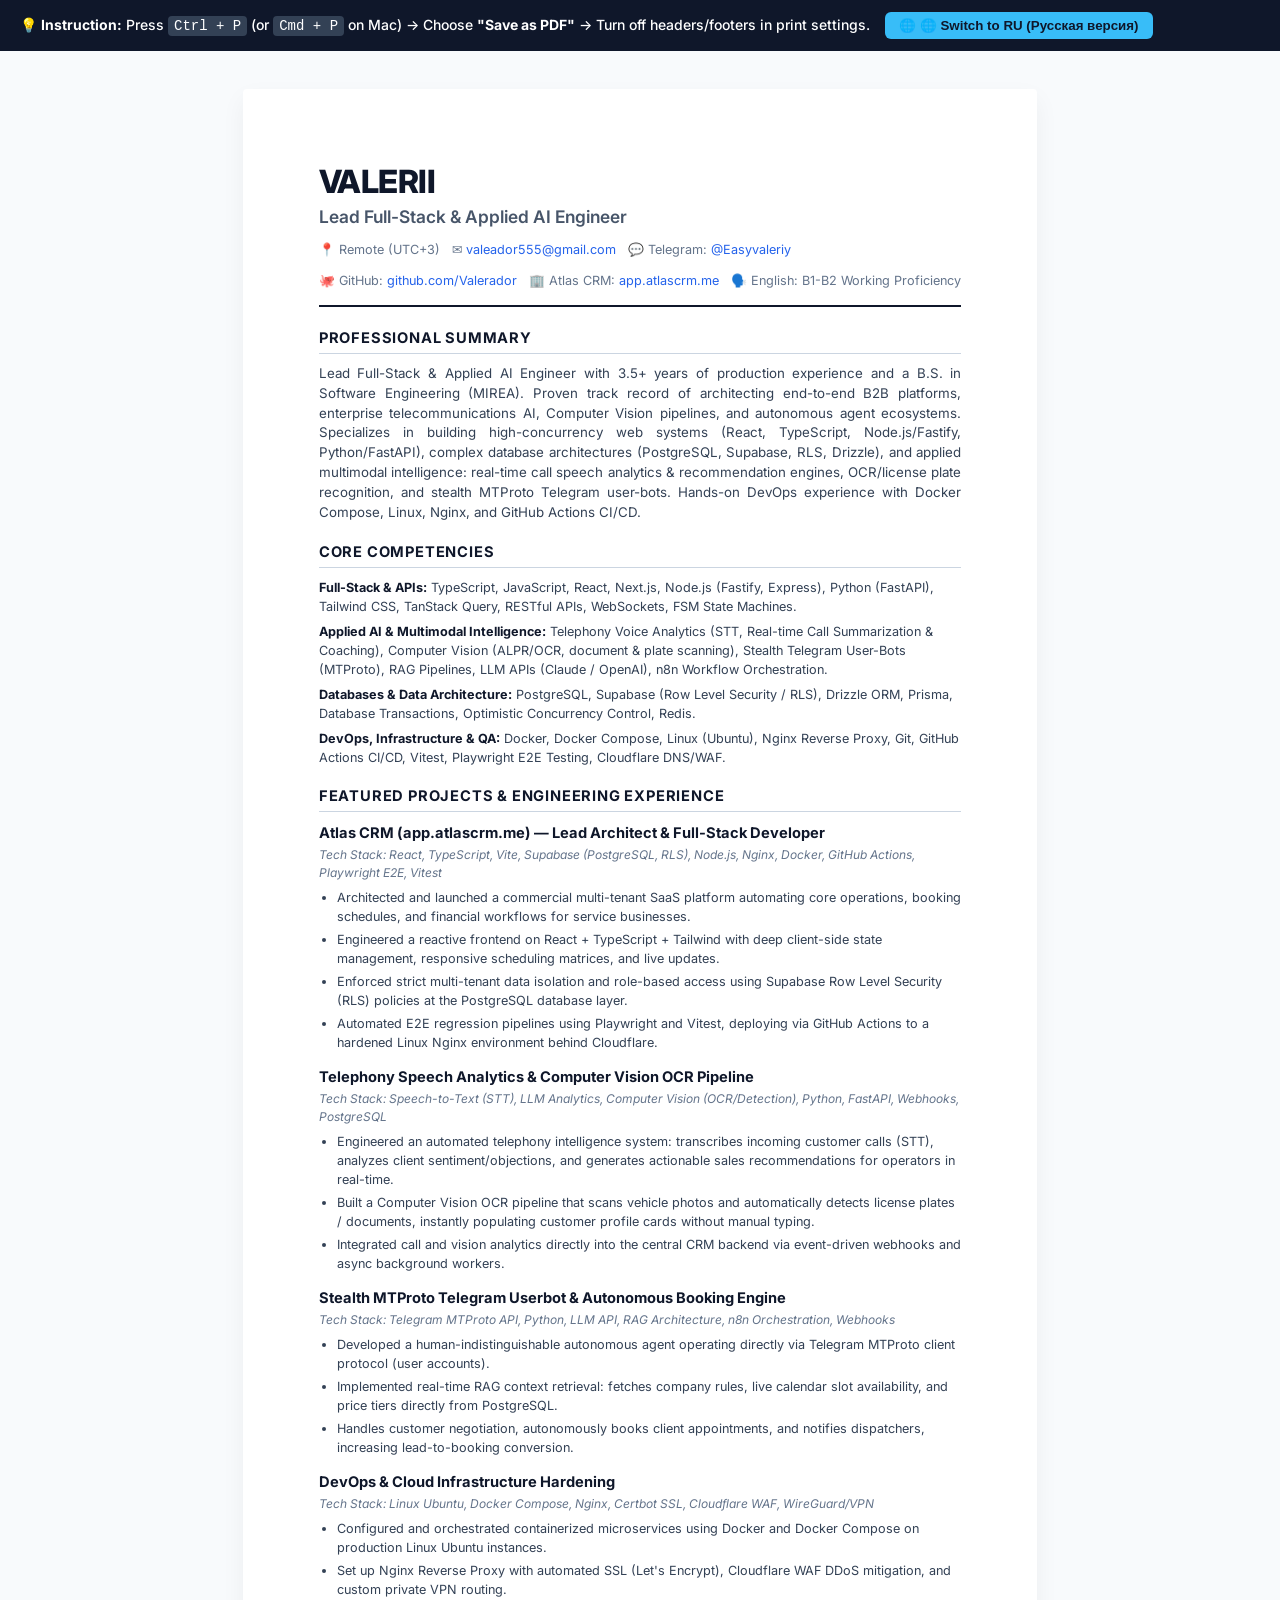
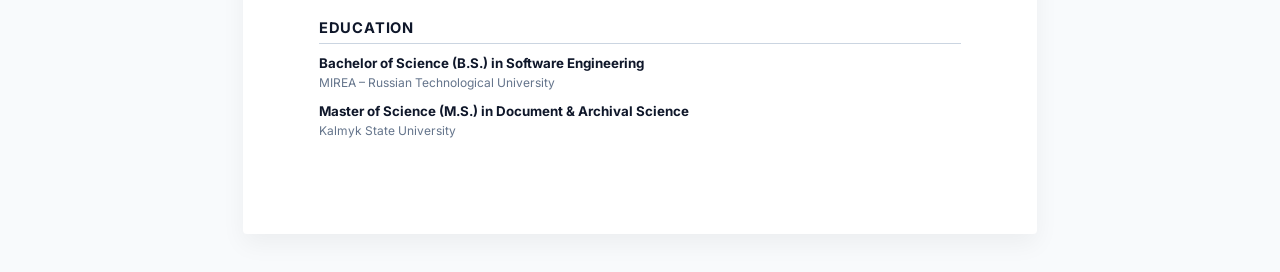
<file: resume_printable.html>
<!DOCTYPE html>
<html lang="en">
<head>
    <meta charset="UTF-8">
    <meta name="viewport" content="width=device-width, initial-scale=1.0">
    <title>Valerii - AI Solutions & Full-Stack Engineer CV</title>
    <!-- Google Fonts -->
    <link rel="preconnect" href="https://fonts.googleapis.com">
    <link rel="preconnect" href="https://fonts.gstatic.com" crossorigin>
    <link href="https://fonts.googleapis.com/css2?family=Inter:wght@400;500;600;700;800&display=swap" rel="stylesheet">
    <style>
        /* Base Styles for Screen & Print */
        * {
            box-sizing: border-box;
            margin: 0;
            padding: 0;
        }

        body {
            font-family: 'Inter', system-ui, -apple-system, sans-serif;
            color: #1E293B;
            background-color: #F8FAFC;
            line-height: 1.5;
            font-size: 10.5pt;
        }

        /* Printable Sheet Simulation on Screen */
        .page {
            width: 210mm;
            min-height: 297mm;
            padding: 20mm;
            margin: 10mm auto;
            background: #FFFFFF;
            box-shadow: 0 10px 25px rgba(0, 0, 0, 0.05);
            border-radius: 4px;
        }

        /* Header Section */
        .header {
            margin-bottom: 20px;
            border-bottom: 2px solid #0F172A;
            padding-bottom: 15px;
        }

        .name {
            font-size: 24pt;
            font-weight: 800;
            color: #0F172A;
            letter-spacing: -0.5px;
            line-height: 1.1;
        }

        .role {
            font-size: 13pt;
            font-weight: 600;
            color: #475569;
            margin-top: 4px;
        }

        .contact-bar {
            display: flex;
            flex-wrap: wrap;
            gap: 12px;
            font-size: 9.5pt;
            color: #64748B;
            margin-top: 10px;
        }

        .contact-item {
            display: flex;
            align-items: center;
            gap: 4px;
        }

        .contact-item a {
            color: #2563EB;
            text-decoration: none;
        }

        .contact-item a:hover {
            text-decoration: underline;
        }

        /* Sections */
        .section {
            margin-bottom: 18px;
        }

        .section-title {
            font-size: 11pt;
            font-weight: 700;
            text-transform: uppercase;
            letter-spacing: 0.8px;
            color: #0F172A;
            border-bottom: 1.5px solid #CBD5E1;
            padding-bottom: 4px;
            margin-bottom: 10px;
        }

        .summary-text {
            color: #334155;
            font-size: 10pt;
            text-align: justify;
        }

        /* Skills Grid */
        .skills-list {
            list-style: none;
            display: flex;
            flex-direction: column;
            gap: 6px;
        }

        .skills-list li {
            font-size: 9.5pt;
            color: #334155;
        }

        .skills-list strong {
            color: #0F172A;
        }

        /* Projects & Experience */
        .project-item {
            margin-bottom: 14px;
        }

        .project-header {
            display: flex;
            justify-content: space-between;
            align-items: baseline;
        }

        .project-title {
            font-size: 11pt;
            font-weight: 700;
            color: #0F172A;
        }

        .project-tech {
            font-size: 9pt;
            color: #64748B;
            font-style: italic;
            margin-top: 2px;
        }

        .project-bullets {
            margin-top: 6px;
            padding-left: 18px;
            color: #334155;
            font-size: 9.5pt;
        }

        .project-bullets li {
            margin-bottom: 4px;
        }

        /* Education */
        .edu-item {
            margin-bottom: 10px;
        }

        .edu-title {
            font-weight: 700;
            color: #0F172A;
            font-size: 10pt;
        }

        .edu-sub {
            color: #64748B;
            font-size: 9pt;
        }

        /* Print Specific Setup */
        @media print {
            body {
                background: none;
            }
            .page {
                width: 100%;
                margin: 0;
                padding: 12mm 15mm;
                box-shadow: none;
                border-radius: 0;
            }
            .no-print {
                display: none !important;
            }
        }
    </style>
</head>
<body>

    <!-- Printable Instructions & Language Bar (hidden when printing) -->
    <div class="no-print" style="background: #0F172A; color: #FFFFFF; padding: 12px 20px; display: flex; align-items: center; justify-between: space-between; gap: 15px; font-size: 14px; font-weight: 500;">
        <div id="print-instruction">
            💡 <strong>Instruction:</strong> Press <kbd style="background: #334155; padding: 2px 6px; border-radius: 4px;">Ctrl + P</kbd> (or <kbd style="background: #334155; padding: 2px 6px; border-radius: 4px;">Cmd + P</kbd> on Mac) → Choose <strong>"Save as PDF"</strong> → Turn off headers/footers in print settings.
        </div>
        <button onclick="toggleCvLanguage()" style="background: #38BDF8; color: #0F172A; border: none; padding: 6px 14px; border-radius: 6px; font-weight: 700; cursor: pointer; white-space: nowrap; transition: opacity 0.2s;">
            🌐 <span id="cv-lang-btn-text">Language: EN (Switch to RU)</span>
        </button>
    </div>

    <div class="page">
        <!-- HEADER -->
        <header class="header">
            <h1 class="name" id="cv-name">VALERII</h1>
            <div class="role" id="cv-role">Lead Full-Stack & Applied AI Engineer</div>
            <div class="contact-bar">
                <span class="contact-item" id="cv-location">📍 Remote (UTC+3)</span>
                <span class="contact-item">✉️ <a href="mailto:valeador555@gmail.com">valeador555@gmail.com</a></span>
                <span class="contact-item">💬 Telegram: <a href="https://t.me/Easyvaleriy" target="_blank">@Easyvaleriy</a></span>
                <span class="contact-item">🐙 GitHub: <a href="https://github.com/Valerador" target="_blank">github.com/Valerador</a></span>
                <span class="contact-item">🏢 Atlas CRM: <a href="https://app.atlascrm.me" target="_blank">app.atlascrm.me</a></span>
                <span class="contact-item" id="cv-lang-prof">🗣️ English: B1-B2 Working Proficiency</span>
            </div>
        </header>

        <!-- SUMMARY -->
        <section class="section">
            <h2 class="section-title" id="cv-stitle-summary">Professional Summary</h2>
            <p class="summary-text" id="cv-summary-text">
                Lead Full-Stack & Applied AI Engineer with 3.5+ years of production experience and a B.S. in Software Engineering (MIREA). Proven track record of architecting end-to-end B2B platforms, enterprise telecommunications AI, Computer Vision pipelines, and autonomous agent ecosystems. Specializes in building high-concurrency web systems (React, TypeScript, Node.js/Fastify, Python/FastAPI), complex database architectures (PostgreSQL, Supabase, RLS, Drizzle), and applied multimodal intelligence: real-time call speech analytics & recommendation engines, OCR/license plate recognition, and stealth MTProto Telegram user-bots. Hands-on DevOps experience with Docker Compose, Linux, Nginx, and GitHub Actions CI/CD.
            </p>
        </section>

        <!-- COMPETENCIES -->
        <section class="section">
            <h2 class="section-title" id="cv-stitle-comp">Core Competencies</h2>
            <ul class="skills-list" id="cv-skills-list">
                <li><strong>Full-Stack & APIs:</strong> TypeScript, JavaScript, React, Next.js, Node.js (Fastify, Express), Python (FastAPI), Tailwind CSS, TanStack Query, RESTful APIs, WebSockets, FSM State Machines.</li>
                <li><strong>Applied AI & Multimodal Intelligence:</strong> Telephony Voice Analytics (STT, Real-time Call Summarization & Coaching), Computer Vision (ALPR/OCR, document & plate scanning), Stealth Telegram User-Bots (MTProto), RAG Pipelines, LLM APIs (Claude / OpenAI), n8n Workflow Orchestration.</li>
                <li><strong>Databases & Data Architecture:</strong> PostgreSQL, Supabase (Row Level Security / RLS), Drizzle ORM, Prisma, Database Transactions, Optimistic Concurrency Control, Redis.</li>
                <li><strong>DevOps, Infrastructure & QA:</strong> Docker, Docker Compose, Linux (Ubuntu), Nginx Reverse Proxy, Git, GitHub Actions CI/CD, Vitest, Playwright E2E Testing, Cloudflare DNS/WAF.</li>
            </ul>
        </section>

        <!-- PROJECTS & EXPERIENCE -->
        <section class="section">
            <h2 class="section-title" id="cv-stitle-projects">Featured Projects & Engineering Experience</h2>

            <div class="project-item">
                <div class="project-header">
                    <div class="project-title" id="cv-p1-title">Atlas CRM (app.atlascrm.me) — Lead Architect & Full-Stack Developer</div>
                </div>
                <div class="project-tech" id="cv-p1-tech">Tech Stack: React, TypeScript, Vite, Supabase (PostgreSQL, RLS), Node.js, Nginx, Docker, GitHub Actions, Playwright E2E, Vitest</div>
                <ul class="project-bullets" id="cv-p1-bullets">
                    <li>Architected and launched a commercial multi-tenant SaaS platform automating core operations, booking schedules, and financial workflows for service businesses.</li>
                    <li>Engineered a reactive frontend on React + TypeScript + Tailwind with deep client-side state management, responsive scheduling matrices, and live updates.</li>
                    <li>Enforced strict multi-tenant data isolation and role-based access using Supabase Row Level Security (RLS) policies at the PostgreSQL database layer.</li>
                    <li>Automated E2E regression pipelines using Playwright and Vitest, deploying via GitHub Actions to a hardened Linux Nginx environment behind Cloudflare.</li>
                </ul>
            </div>

            <div class="project-item">
                <div class="project-header">
                    <div class="project-title" id="cv-p2-title">Telephony Speech Analytics & Computer Vision OCR Pipeline</div>
                </div>
                <div class="project-tech" id="cv-p2-tech">Tech Stack: Speech-to-Text (STT), LLM Analytics, Computer Vision (OCR/Detection), Python, FastAPI, Webhooks, PostgreSQL</div>
                <ul class="project-bullets" id="cv-p2-bullets">
                    <li>Engineered an automated telephony intelligence system: transcribes incoming customer calls (STT), analyzes client sentiment/objections, and generates actionable sales recommendations for operators in real-time.</li>
                    <li>Built a Computer Vision OCR pipeline that scans vehicle photos and automatically detects license plates / documents, instantly populating customer profile cards without manual typing.</li>
                    <li>Integrated call and vision analytics directly into the central CRM backend via event-driven webhooks and async background workers.</li>
                </ul>
            </div>

            <div class="project-item">
                <div class="project-header">
                    <div class="project-title" id="cv-p3-title">Stealth MTProto Telegram Userbot & Autonomous Booking Engine</div>
                </div>
                <div class="project-tech" id="cv-p3-tech">Tech Stack: Telegram MTProto API, Python, LLM API, RAG Architecture, n8n Orchestration, Webhooks</div>
                <ul class="project-bullets" id="cv-p3-bullets">
                    <li>Developed a human-indistinguishable autonomous agent operating directly via Telegram MTProto client protocol (user accounts).</li>
                    <li>Implemented real-time RAG context retrieval: fetches company rules, live calendar slot availability, and price tiers directly from PostgreSQL.</li>
                    <li>Handles customer negotiation, autonomously books client appointments, and notifies dispatchers, increasing lead-to-booking conversion.</li>
                </ul>
            </div>

            <div class="project-item">
                <div class="project-header">
                    <div class="project-title" id="cv-p4-title">DevOps & Cloud Infrastructure Hardening</div>
                </div>
                <div class="project-tech" id="cv-p4-tech">Tech Stack: Linux Ubuntu, Docker Compose, Nginx, Certbot SSL, Cloudflare WAF, WireGuard/VPN</div>
                <ul class="project-bullets" id="cv-p4-bullets">
                    <li>Configured and orchestrated containerized microservices using Docker and Docker Compose on production Linux Ubuntu instances.</li>
                    <li>Set up Nginx Reverse Proxy with automated SSL (Let's Encrypt), Cloudflare WAF DDoS mitigation, and custom private VPN routing.</li>
                </ul>
            </div>
        </section>

        <!-- EDUCATION -->
        <section class="section">
            <h2 class="section-title" id="cv-stitle-edu">Education</h2>
            <div id="cv-edu-content">
                <div class="edu-item">
                    <div class="edu-title">Bachelor of Science (B.S.) in Software Engineering</div>
                    <div class="edu-sub">MIREA – Russian Technological University</div>
                </div>
                <div class="edu-item">
                    <div class="edu-title">Master of Science (M.S.) in Document & Archival Science</div>
                    <div class="edu-sub">Kalmyk State University</div>
                </div>
            </div>
        </section>
    </div>

    <script>
        const cvData = {
            EN: {
                title: "Valerii - Lead Full-Stack & Applied AI Engineer CV",
                printInst: '💡 <strong>Instruction:</strong> Press <kbd style="background: #334155; padding: 2px 6px; border-radius: 4px;">Ctrl + P</kbd> (or <kbd style="background: #334155; padding: 2px 6px; border-radius: 4px;">Cmd + P</kbd> on Mac) → Choose <strong>"Save as PDF"</strong> → Turn off headers/footers in print settings.',
                btnText: '🌐 Switch to RU (Русская версия)',
                name: 'VALERII',
                role: 'Lead Full-Stack & Applied AI Engineer',
                location: '📍 Remote (UTC+3)',
                langProf: '🗣️ English: B1-B2 Working Proficiency',
                stitleSummary: 'Professional Summary',
                summaryText: 'Lead Full-Stack & Applied AI Engineer with 3.5+ years of production experience and a B.S. in Software Engineering (MIREA). Proven track record of architecting end-to-end B2B platforms, enterprise telecommunications AI, Computer Vision pipelines, and autonomous agent ecosystems. Specializes in building high-concurrency web systems (React, TypeScript, Node.js/Fastify, Python/FastAPI), complex database architectures (PostgreSQL, Supabase, RLS, Drizzle), and applied multimodal intelligence: real-time call speech analytics & recommendation engines, OCR/license plate recognition, and stealth MTProto Telegram user-bots. Hands-on DevOps experience with Docker Compose, Linux, Nginx, and GitHub Actions CI/CD.',
                stitleComp: 'Core Competencies',
                skills: [
                    '<strong>Full-Stack & APIs:</strong> TypeScript, JavaScript, React, Next.js, Node.js (Fastify, Express), Python (FastAPI), Tailwind CSS, TanStack Query, RESTful APIs, WebSockets, FSM State Machines.',
                    '<strong>Applied AI & Multimodal Intelligence:</strong> Telephony Voice Analytics (STT, Real-time Call Summarization & Coaching), Computer Vision (ALPR/OCR, document & plate scanning), Stealth Telegram User-Bots (MTProto), RAG Pipelines, LLM APIs (Claude / OpenAI), n8n Workflow Orchestration.',
                    '<strong>Databases & Data Architecture:</strong> PostgreSQL, Supabase (Row Level Security / RLS), Drizzle ORM, Prisma, Database Transactions, Optimistic Concurrency Control, Redis.',
                    '<strong>DevOps, Infrastructure & QA:</strong> Docker, Docker Compose, Linux (Ubuntu), Nginx Reverse Proxy, Git, GitHub Actions CI/CD, Vitest, Playwright E2E Testing, Cloudflare DNS/WAF.'
                ],
                stitleProjects: 'Featured Projects & Engineering Experience',
                p1Title: 'Atlas CRM (app.atlascrm.me) — Lead Architect & Full-Stack Developer',
                p1Tech: 'Tech Stack: React, TypeScript, Vite, Supabase (PostgreSQL, RLS), Node.js, Nginx, Docker, GitHub Actions, Playwright E2E, Vitest',
                p1Bullets: [
                    'Architected and launched a commercial multi-tenant SaaS platform automating core operations, booking schedules, and financial workflows for service businesses.',
                    'Engineered a reactive frontend on React + TypeScript + Tailwind with deep client-side state management, responsive scheduling matrices, and live updates.',
                    'Enforced strict multi-tenant data isolation and role-based access using Supabase Row Level Security (RLS) policies at the PostgreSQL database layer.',
                    'Automated E2E regression pipelines using Playwright and Vitest, deploying via GitHub Actions to a hardened Linux Nginx environment behind Cloudflare.'
                ],
                p2Title: 'Telephony Speech Analytics & Computer Vision OCR Pipeline',
                p2Tech: 'Tech Stack: Speech-to-Text (STT), LLM Analytics, Computer Vision (OCR/Detection), Python, FastAPI, Webhooks, PostgreSQL',
                p2Bullets: [
                    'Engineered an automated telephony intelligence system: transcribes incoming customer calls (STT), analyzes client sentiment/objections, and generates actionable sales recommendations for operators in real-time.',
                    'Built a Computer Vision OCR pipeline that scans vehicle photos and automatically detects license plates / documents, instantly populating customer profile cards without manual typing.',
                    'Integrated call and vision analytics directly into the central CRM backend via event-driven webhooks and async background workers.'
                ],
                p3Title: 'Stealth MTProto Telegram Userbot & Autonomous Booking Engine',
                p3Tech: 'Tech Stack: Telegram MTProto API, Python, LLM API, RAG Architecture, n8n Orchestration, Webhooks',
                p3Bullets: [
                    'Developed a human-indistinguishable autonomous agent operating directly via Telegram MTProto client protocol (user accounts).',
                    'Implemented real-time RAG context retrieval: fetches company rules, live calendar slot availability, and price tiers directly from PostgreSQL.',
                    'Handles customer negotiation, autonomously books client appointments, and notifies dispatchers, increasing lead-to-booking conversion.'
                ],
                p4Title: 'DevOps & Cloud Infrastructure Hardening',
                p4Tech: 'Tech Stack: Linux Ubuntu, Docker Compose, Nginx, Certbot SSL, Cloudflare WAF, WireGuard/VPN',
                p4Bullets: [
                    'Configured and orchestrated containerized microservices using Docker and Docker Compose on production Linux Ubuntu instances.',
                    'Set up Nginx Reverse Proxy with automated SSL (Let\'s Encrypt), Cloudflare WAF DDoS mitigation, and custom private VPN routing.'
                ],
                stitleEdu: 'Education',
                edu: [
                    { title: 'Bachelor of Science (B.S.) in Software Engineering', sub: 'MIREA – Russian Technological University' },
                    { title: 'Master of Science (M.S.) in Document & Archival Science', sub: 'Kalmyk State University' }
                ]
            },
            RU: {
                title: "Валерий - Ведущий Fullstack & Applied AI Разработчик Резюме CV",
                printInst: '💡 <strong>Инструкция:</strong> Нажмите <kbd style="background: #334155; padding: 2px 6px; border-radius: 4px;">Ctrl + P</kbd> (или <kbd style="background: #334155; padding: 2px 6px; border-radius: 4px;">Cmd + P</kbd> на Mac) → Выберите <strong>"Сохранить как PDF"</strong> → Отключите верхние/нижние колонтитулы.',
                btnText: '🌐 Switch to EN (English version)',
                name: 'ВАЛЕРИЙ',
                role: 'Ведущий Fullstack & Applied AI Разработчик',
                location: '📍 Удаленно (UTC+3)',
                langProf: '🗣️ Английский язык: B1-B2 Working Proficiency',
                stitleSummary: 'О себе и квалификации',
                summaryText: 'Ведущий Fullstack-разработчик и архитектор прикладных AI-решений с профильным высшим образованием (МИРЭА, «Программная инженерия») и 3.5+ годами коммерческого опыта. Специализируется на разработке сложных веб-систем (React, Next.js, TypeScript, Node.js/Fastify, Python/FastAPI), проектировании отказоустойчивых баз данных (PostgreSQL, Supabase, транзакции, RLS) и создании мультимодальных систем: речевая аналитика звонков с выдачей рекомендаций менеджерам в реальном времени, компьютерное зрение (распознавание автономеров/документов по фото), а также автономные Telegram MTProto юзер-боты для бесшовной конверсии лидов. Полный цикл DevOps: Docker Compose, Linux Ubuntu, Nginx, GitHub Actions CI/CD.',
                stitleComp: 'Ключевые компетенции',
                skills: [
                    '<strong>Full-Stack и Backend:</strong> TypeScript, JavaScript, React, Next.js, Node.js (Fastify, Express), Python (FastAPI), Tailwind CSS, TanStack Query, REST APIs, WebSockets, FSM стейт-машины.',
                    '<strong>Прикладной ИИ и Мультимодальные Системы:</strong> Речевая аналитика звонков (STT, суммаризация, подсказки операторам), Компьютерное зрение (OCR, автораспознавание номеров и документов), Telegram MTProto юзер-боты, RAG-архитектуры, LLM APIs (Claude / OpenAI), n8n-оркестрация.',
                    '<strong>Базы данных и Архитектура:</strong> PostgreSQL, Supabase (Row Level Security / RLS), Drizzle ORM, Prisma, Транзакции БД, Оптимистичные блокировки, Redis.',
                    '<strong>DevOps, Инфраструктура и QA:</strong> Docker, Docker Compose, Linux (Ubuntu), Nginx Reverse Proxy, Git, GitHub Actions CI/CD, Vitest, Playwright E2E Тестирование, Cloudflare.'
                ],
                stitleProjects: 'Коммерческие проекты и опыт разработки',
                p1Title: 'Atlas CRM (app.atlascrm.me) — Ведущий архитектор & Full-Stack разработчик',
                p1Tech: 'Стек: React, TypeScript, Vite, Supabase (PostgreSQL, RLS), Node.js, Nginx, Docker, GitHub Actions, Playwright E2E, Vitest',
                p1Bullets: [
                    'Спроектировал и вывел в production коммерческую multi-tenant SaaS-платформу для автоматизации бронирования, клиентской базы и финансов сервисного бизнеса.',
                    'Разработал реактивный фронтенд на React + TypeScript + Tailwind с интерактивными матрицами расписания, фильтрами и real-time обновлениями.',
                    'Реализовал изоляцию данных и ролевую модель доступа на уровне СУБД с помощью политик Supabase Row Level Security (RLS) в PostgreSQL.',
                    'Настроил сквозное E2E тестирование на Playwright и юнит-тесты Vitest, автоматизировав CI/CD деплой через GitHub Actions на защищенный Linux/Nginx сервер.'
                ],
                p2Title: 'Речевая Аналитика Звонков & Компьютерное Зрение (OCR автономеров)',
                p2Tech: 'Стек: Speech-to-Text (STT), LLM Аналитика, Computer Vision (OCR/Детекция), Python, FastAPI, Вебхуки, PostgreSQL',
                p2Bullets: [
                    'Спроектировал систему речевой аналитики звонков: транскрибация речи (STT), выделение потребностей/возражений клиента с помощью LLM и выдача рекомендаций операторам в реальном времени.',
                    'Разработал модуль компьютерного зрения (Computer Vision / OCR) для распознавания автомобильных номеров и документов по фото с автозаполнением карточек в CRM.',
                    'Связал речевой анализ и машинное зрение с бэкендом CRM через событийно-ориентированные вебхуки и асинхронные воркеры.'
                ],
                p3Title: 'Автономный Telegram MTProto Юзер-бот & Движок Онлайн-Записи',
                p3Tech: 'Стек: Telegram MTProto API, Python, LLM API, RAG Архитектура, n8n Оркестрация, Вебхуки',
                p3Bullets: [
                    'Разработал автономного агента, ведущего естественный диалог от лица живого оператора через протокол MTProto (Telegram Userbot).',
                    'Внедрил RAG-систему реального времени: бот на лету сверяется с базой знаний, проверяет свободные слоты в CRM и согласует запись.',
                    'Автоматизировал дожим лидов и запись клиентов без участия человека, повысив конверсию из первого обращения в сделку.'
                ],
                p4Title: 'DevOps & Защита Серверной Инфраструктуры',
                p4Tech: 'Стек: Linux Ubuntu, Docker Compose, Nginx, Certbot SSL, Cloudflare WAF, WireGuard/VPN',
                p4Bullets: [
                    'Развертывание и оркестрация контейнеров через Docker и Docker Compose на серверах Linux Ubuntu.',
                    'Настройка обратного прокси Nginx с автообновлением SSL (Let\'s Encrypt), защита от DDoS через Cloudflare WAF и защищенные VPN-шлюзы.'
                ],
                stitleEdu: 'Образование',
                edu: [
                    { title: 'Бакалавр техники и технологий (09.03.04 Программная инженерия)', sub: 'МИРЭА – Российский технологический университет' },
                    { title: 'Магистр (Документоведение и архивоведение)', sub: 'Калмыцкий государственный университет' }
                ]
            }
        };

        let activeCvLang = 'EN';

        function renderCvLanguage(lang) {
            activeCvLang = lang;
            const data = cvData[lang];
            document.title = data.title;
            document.getElementById('print-instruction').innerHTML = data.printInst;
            document.getElementById('cv-lang-btn-text').textContent = data.btnText;
            document.getElementById('cv-name').textContent = data.name;
            document.getElementById('cv-role').textContent = data.role;
            document.getElementById('cv-location').textContent = data.location;
            document.getElementById('cv-lang-prof').textContent = data.langProf;

            document.getElementById('cv-stitle-summary').textContent = data.stitleSummary;
            document.getElementById('cv-summary-text').textContent = data.summaryText;

            document.getElementById('cv-stitle-comp').textContent = data.stitleComp;
            const skillsUl = document.getElementById('cv-skills-list');
            skillsUl.innerHTML = data.skills.map(s => `<li>${s}</li>`).join('');

            document.getElementById('cv-stitle-projects').textContent = data.stitleProjects;
            document.getElementById('cv-p1-title').textContent = data.p1Title;
            document.getElementById('cv-p1-tech').textContent = data.p1Tech;
            document.getElementById('cv-p1-bullets').innerHTML = data.p1Bullets.map(b => `<li>${b}</li>`).join('');

            document.getElementById('cv-p2-title').textContent = data.p2Title;
            document.getElementById('cv-p2-tech').textContent = data.p2Tech;
            document.getElementById('cv-p2-bullets').innerHTML = data.p2Bullets.map(b => `<li>${b}</li>`).join('');

            document.getElementById('cv-p3-title').textContent = data.p3Title;
            document.getElementById('cv-p3-tech').textContent = data.p3Tech;
            document.getElementById('cv-p3-bullets').innerHTML = data.p3Bullets.map(b => `<li>${b}</li>`).join('');

            document.getElementById('cv-p4-title').textContent = data.p4Title;
            document.getElementById('cv-p4-tech').textContent = data.p4Tech;
            document.getElementById('cv-p4-bullets').innerHTML = data.p4Bullets.map(b => `<li>${b}</li>`).join('');

            document.getElementById('cv-stitle-edu').textContent = data.stitleEdu;
            document.getElementById('cv-edu-content').innerHTML = data.edu.map(e => `
                <div class="edu-item">
                    <div class="edu-title">${e.title}</div>
                    <div class="edu-sub">${e.sub}</div>
                </div>
            `).join('');
        }

        function toggleCvLanguage() {
            const next = activeCvLang === 'EN' ? 'RU' : 'EN';
            renderCvLanguage(next);
        }

        // Detect lang from URL parameter ?lang=RU or ?lang=EN
        const urlParams = new URLSearchParams(window.location.search);
        const urlLang = urlParams.get('lang');
        if (urlLang === 'RU' || urlLang === 'EN') {
            renderCvLanguage(urlLang);
        } else {
            renderCvLanguage('EN');
        }
    </script>
</body>
</html>
</file>
